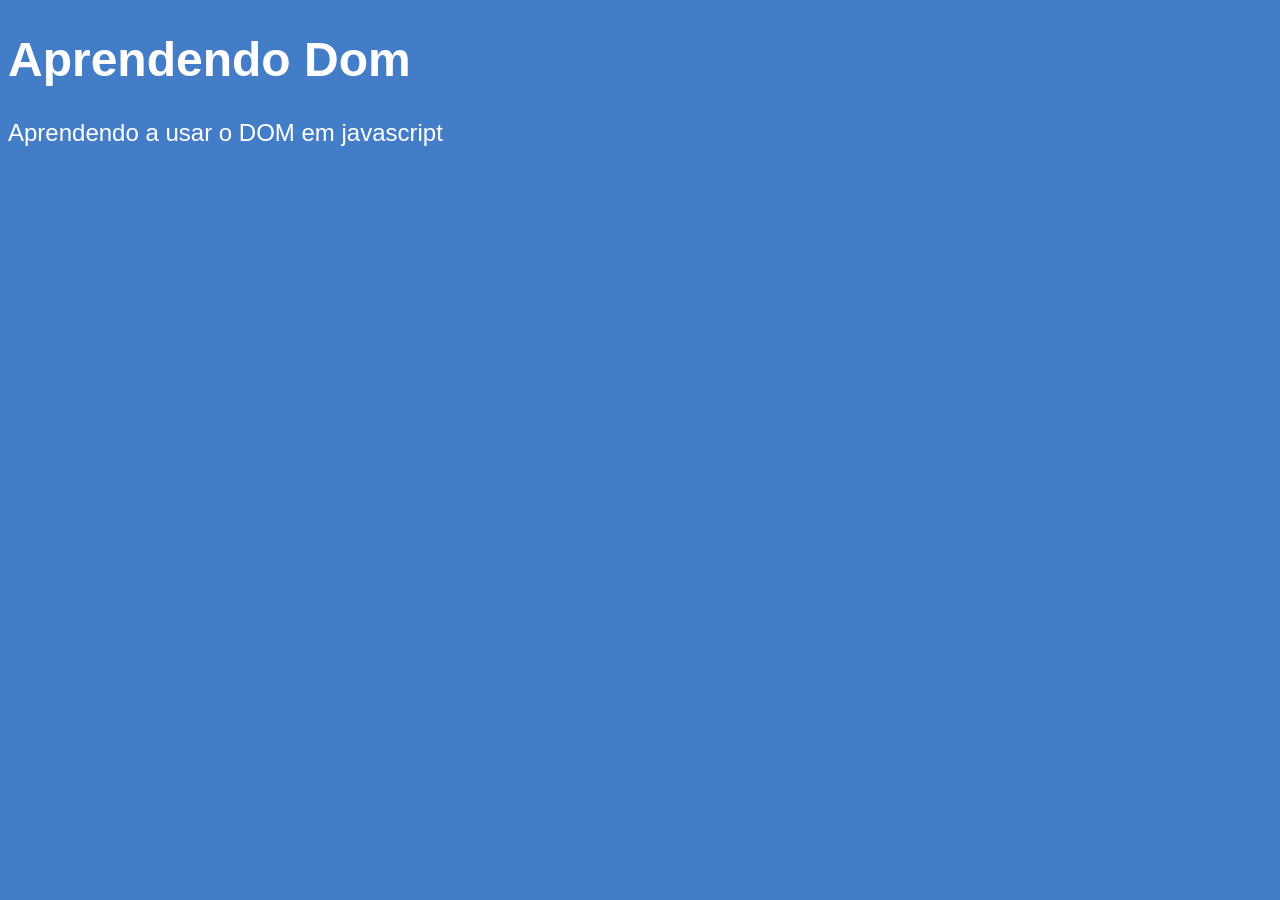
<file: 04- Introdução- Dom/index.html>
<!DOCTYPE html>
<html lang="pt-BR">
<head>
    <meta charset="UTF-8">
    <meta name="viewport" content="width=device-width, initial-scale=1.0">
    <title> Introdução Dom </title>
    <style>
       body{
           background-color: #447dc7;
           color: #fff; 
           font: normal 18pt arial;
           
        }
    </style>
</head>
<body>

    <h1 id="titulo">Aprendendo Dom</h1>
    <p class="paragrafo">Aprendendo a usar o DOM em javascript</p>

    <script>
     let titulo = document.getElementById('titulo')
     let paragrafo = document.getElementsByClassName('paragrafo')[0]

    //  querySelector 
    let TituloQuery = document.querySelector('.paragrafo')
    let ParagrafoQuery = document.querySelector('.paragrafo')

    // comando de saida
     console.log(titulo)
     console.log(paragrafo)
    </script>
</body>
</html>
</file>
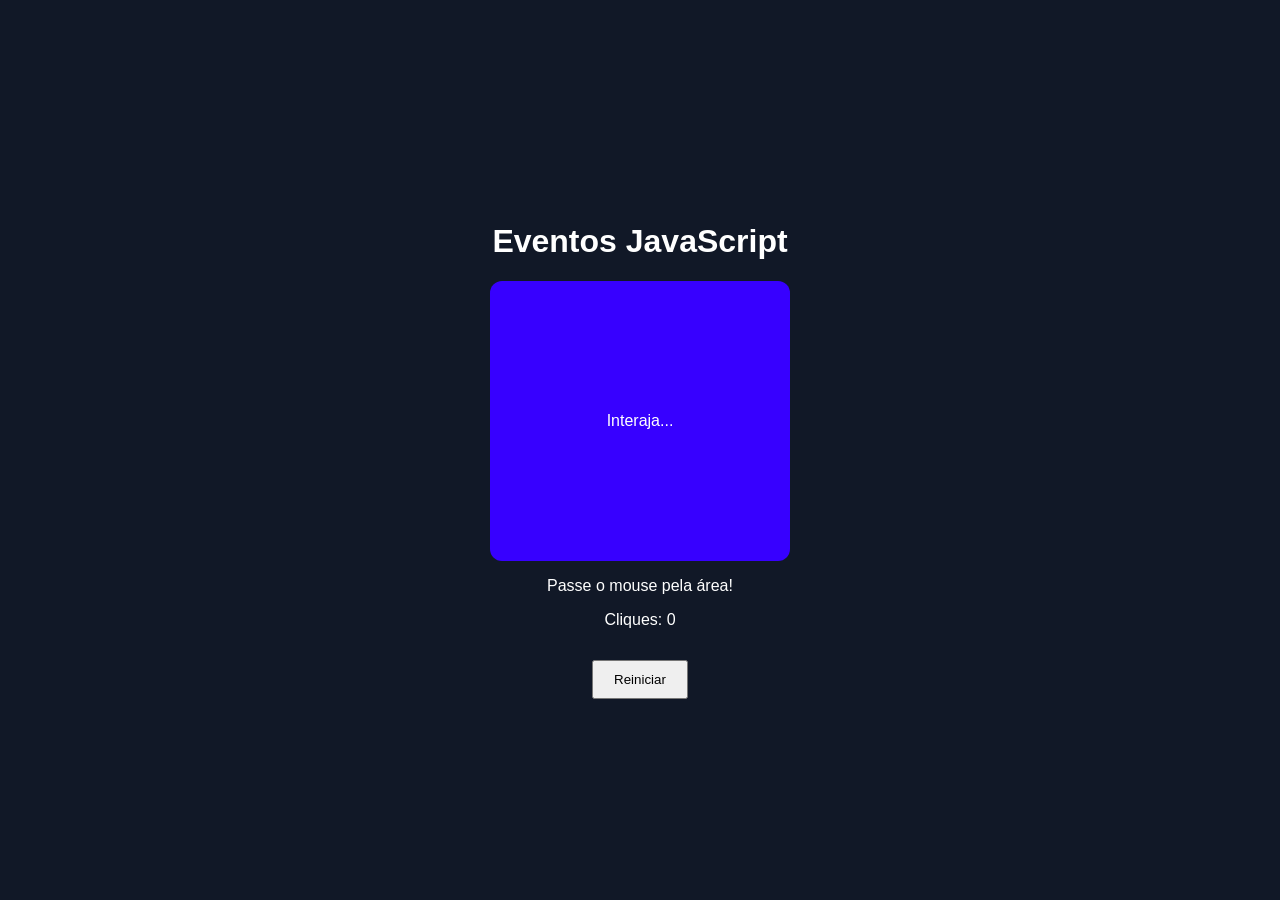
<file: 05-Eventos-Dom/index.html>
<!DOCTYPE html>
<html lang="pt-BR">
<head>
    <meta charset="UTF-8">
    <meta name="viewport" content="width=device-width, initial-scale=1.0">
    <link rel="stylesheet" href="style.css">
    <title>Eventos</title>

    <style>
        body {
            min-height: 100vh;
            margin: 0;
            display: flex;
            justify-content: center;
            align-items: center;
            background-color: #111827;
            color: white;
            font-family: Arial, sans-serif;
        }

        #painel {
            text-align: center;
        }

        #area {
            background-color: #3700ff;
            color: #fff;
            width: 300px;
            height: 280px;
            display: flex;
            justify-content: center;
            align-items: center;
            cursor: pointer;
            border-radius: 12px;
        }

        button {
            margin-top: 15px;
            padding: 10px 20px;
            cursor: pointer;
        }
    </style>
</head>

<body>

    <main id="painel">
        <h1>Eventos JavaScript</h1>

        <div id="area">Interaja...</div>

        <p id="mensagem">Passe o mouse pela área!</p>
        <p id="contador">Cliques: 0</p>

        <button id="reiniciar">Reiniciar</button>
    </main>

    <script>
        let area = document.querySelector("#area");
        let mensagem = document.querySelector("#mensagem");
        let contador = document.querySelector("#contador");
        let reiniciar = document.querySelector("#reiniciar");

        let cliques = 0;

        area.addEventListener("mouseenter", entrar);
        area.addEventListener("mouseleave", sair);
        area.addEventListener("click", clicar);
        reiniciar.addEventListener("click", resetar);

        function clicar() {
          cliques = cliques + 1;

            area.innerText = "Você clicou!";
            area.style.backgroundColor = "blue";

            contador.innerText = "Cliques: " + cliques;
            mensagem.innerText = "Continue clicando!";

          if (cliques === 10) {
             mensagem.textContent =
               "Parabéns, você chegou a 10 cliques!";

             area.style.backgroundColor = "green";
          area.innerText = "Você venceu!";
    }
}


        function entrar() {
            area.innerText = "Você entrou!";
            area.style.backgroundColor = "red";
            mensagem.innerText = "Mouse dentro da área.";
        }

        function sair() {
            area.innerText = "Interaja...";
            area.style.backgroundColor = "#3514ad";
            mensagem.innerText = "Mouse fora da área.";
        }

        if (cliques === 10) {
            document.getElementById("mensagem").textContent = "Parabéns, você chegou a 10 cliques"
        }

        function resetar() {
            cliques = 0;

            area.innerText = "Interaja...";
            area.style.backgroundColor = "#3700ff";

            contador.innerText = "Cliques: 0";
            mensagem.innerText = "Experiência reiniciada!";
        }
    </script>

</body>
</html>
</file>
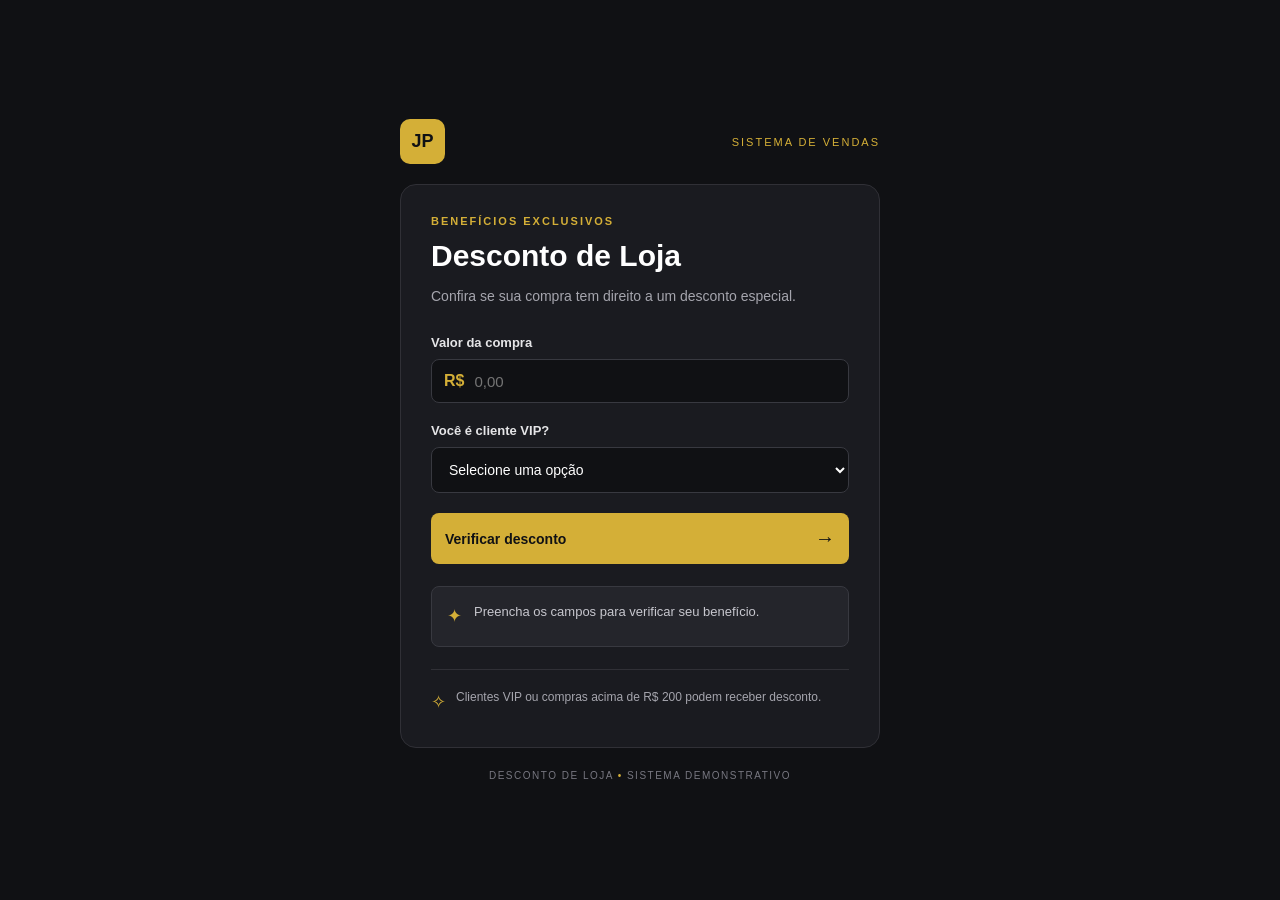
<file: 06- Condicionais/index.html>
<!DOCTYPE html>
<html lang="pt-BR">

<head>
    <meta charset="UTF-8">
    <meta name="viewport" content="width=device-width, initial-scale=1.0">

    <meta name="theme-color" content="#101114">
    <meta name="description" content="Verifique sua elegibilidade para descontos.">

    <title>Desconto de Loja</title>

    <link rel="stylesheet" href="style.css">
    <script src="exemplo01.js" defer></script>
</head>

<body>

    <main class="container">

        <header class="cabecalho">
            <div class="logo">JP</div>
            <span class="etiqueta">SISTEMA DE VENDAS</span>
        </header>

        <section class="cartao">

            <p class="subtitulo">BENEFÍCIOS EXCLUSIVOS</p>

            <h1>Desconto de Loja</h1>

            <p class="descricao">
                Confira se sua compra tem direito a um desconto especial.
            </p>

            <form id="formulario">

                <div class="campo">
                    <label for="valor">Valor da compra</label>

                    <div class="campo-valor">
                        <span>R$</span>
                        <input
                            type="number"
                            id="valor"
                            placeholder="0,00"
                            min="0"
                            step="0.01"
                            required
                        >
                    </div>
                </div>

                <div class="campo">
                    <label for="vip">Você é cliente VIP?</label>

                    <select id="vip" required>
                        <option value="">Selecione uma opção</option>
                        <option value="sim">Sim, sou VIP</option>
                        <option value="nao">Não sou VIP</option>
                    </select>
                </div>

                <button type="submit">
                    Verificar desconto
                    <span>→</span>
                </button>

            </form>

            <div id="resposta" class="resposta" aria-live="polite">
                <span class="icone">✦</span>
                <p>Preencha os campos para verificar seu benefício.</p>
            </div>

            <div class="regra">
                <span>✧</span>
                <p>
                    Clientes VIP ou compras acima de R$ 200
                    podem receber desconto.
                </p>
            </div>

        </section>

        <footer>
            <p>DESCONTO DE LOJA <span>•</span> SISTEMA DEMONSTRATIVO</p>
        </footer>

    </main>

</body>
</html>
</file>
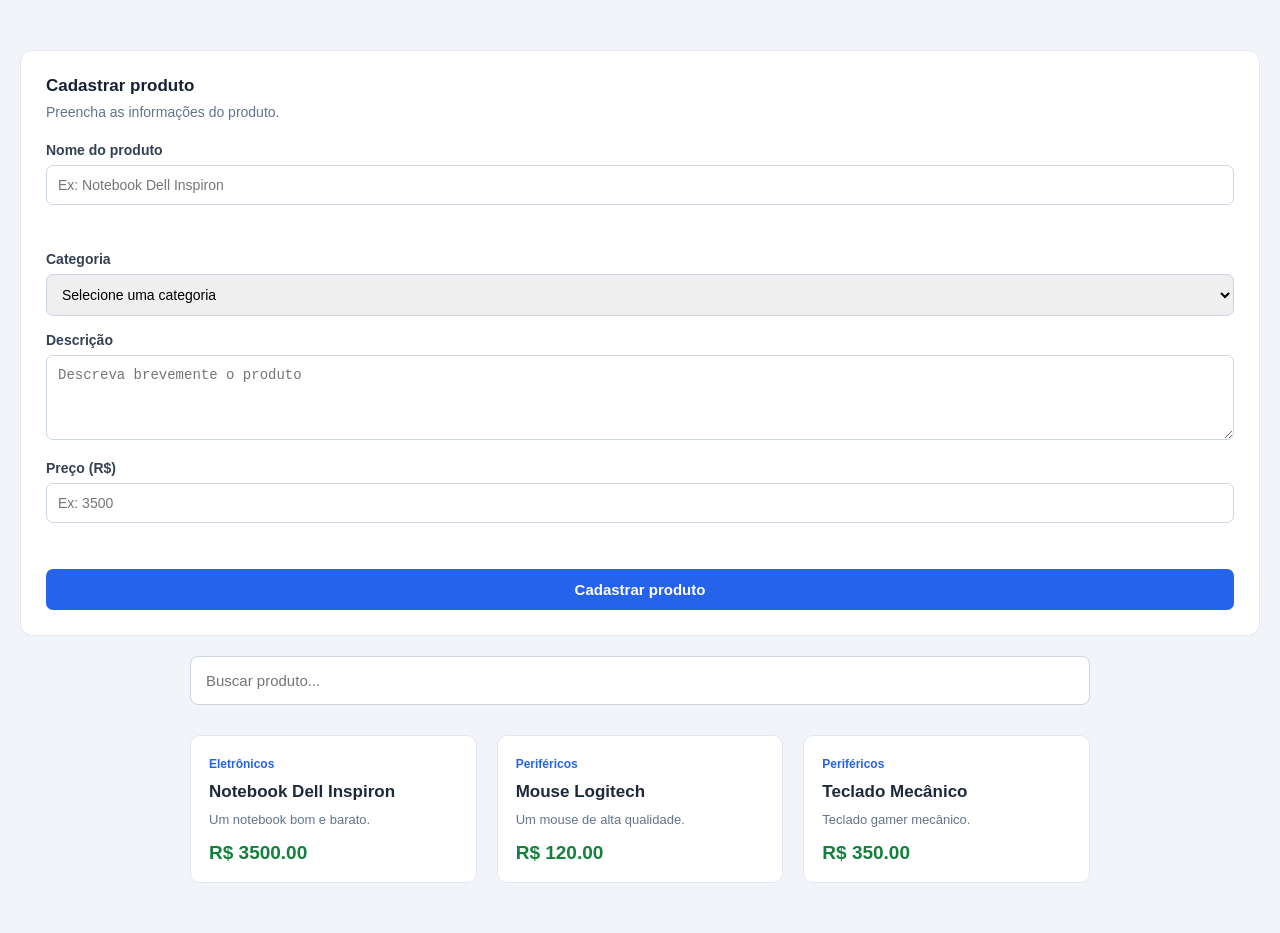
<file: 14- Projeto Final/index.html>
<!DOCTYPE html>
<html lang="pt-BR">
<head>
  <meta charset="UTF-8">
  <meta name="viewport" content="width=device-width, initial-scale=1.0">
  <link rel="stylesheet" href="style.css">
  <title>Document</title>
</head>
<body>
  
<form id="form-produto">
  <h2>Cadastrar produto</h2>
  <p>Preencha as informações do produto.</p>

  <div class="campo">
    <label for="nome">Nome do produto</label>
    <input type="text" id="nomeProduto" placeholder="Ex: Notebook Dell Inspiron">
  </div>

  <div class="campo">
    <label for="categoria">Categoria</label>
    <select id="categoria">
      <option value="">Selecione uma categoria</option>
      <option value="Eletrônicos">Eletrônicos</option>
      <option value="Periféricos">Periféricos</option>
      <option value="Acessórios">Acessórios</option>
    </select>
  </div>

  <div class="campo">
    <label for="descricao">Descrição</label>
    <textarea id="descricao" placeholder="Descreva brevemente o produto"></textarea>
  </div>

  <div class="campo">
    <label for="preco">Preço (R$)</label>
    <input type="number" id="preco" placeholder="Ex: 3500">
  </div>

  <button type="submit">Cadastrar produto</button>
</form>

<main class="container">
    <h1>Catálogo de Produtos</h1>
   

    <input type="text" id="busca" placeholder="Buscar produto...">

    <ul id="lista-produtos">
    </ul>

    <h1>Produto nao encontrado</h1>
</main>
    <script src="script.js"></script>
</body>
</html>
</file>
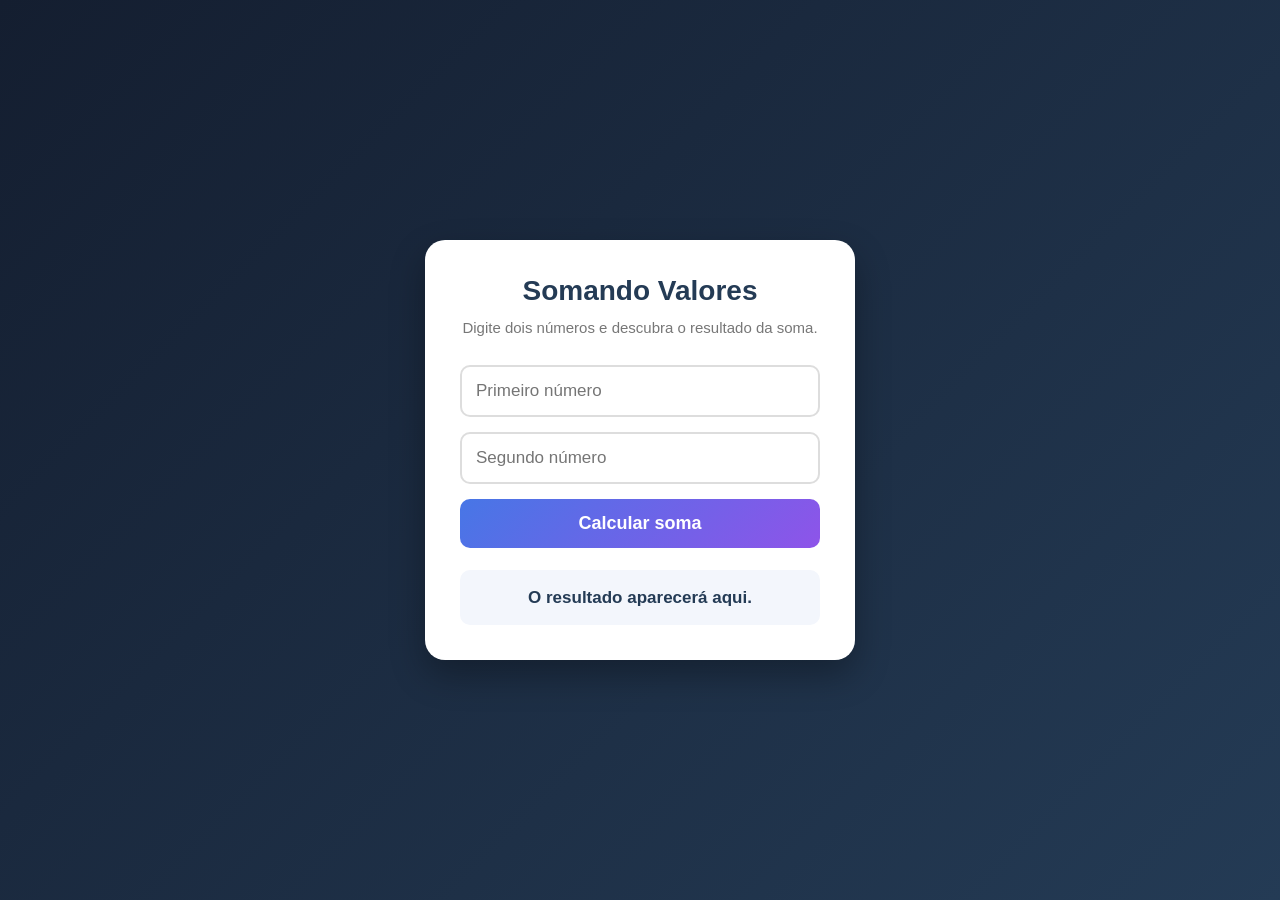
<file: 05-Eventos-Dom/index2.html>
<!DOCTYPE html>
<html lang="pt-BR">
<head>
    <meta charset="UTF-8">
    <meta name="viewport" content="width=device-width, initial-scale=1.0">
    <title>Somando Valores</title>

    <style>
        * {
            margin: 0;
            padding: 0;
            box-sizing: border-box;
        }

        body {
            font-family: Arial, sans-serif;
            min-height: 100vh;
            display: flex;
            justify-content: center;
            align-items: center;
            padding: 20px;
            background: linear-gradient(135deg, #141e30, #243b55);
        }

        .container {
            background-color: white;
            width: 100%;
            max-width: 430px;
            padding: 35px;
            border-radius: 20px;
            box-shadow: 0 15px 35px rgba(0, 0, 0, 0.3);
            text-align: center;
        }

        h1 {
            color: #243b55;
            font-size: 28px;
            margin-bottom: 10px;
        }

        .descricao {
            color: #777;
            font-size: 15px;
            line-height: 1.5;
            margin-bottom: 25px;
        }

        input {
            width: 100%;
            padding: 14px;
            margin-bottom: 15px;
            border: 2px solid #ddd;
            border-radius: 10px;
            font-size: 17px;
            outline: none;
            transition: 0.3s;
        }

        input:focus {
            border-color: #4776e6;
            box-shadow: 0 0 8px rgba(71, 118, 230, 0.2);
        }

        button {
            width: 100%;
            padding: 14px;
            border: none;
            border-radius: 10px;
            background: linear-gradient(135deg, #4776e6, #8e54e9);
            color: white;
            font-size: 18px;
            font-weight: bold;
            cursor: pointer;
            transition: 0.3s;
        }

        button:hover {
            transform: translateY(-3px);
            box-shadow: 0 8px 18px rgba(71, 118, 230, 0.35);
        }

        button:active {
            transform: scale(0.98);
        }

        #res {
            margin-top: 22px;
            padding: 15px;
            min-height: 50px;
            display: flex;
            justify-content: center;
            align-items: center;
            background-color: #f3f6fc;
            border-radius: 10px;
            color: #243b55;
            font-size: 17px;
            font-weight: bold;
            line-height: 1.5;
            overflow-wrap: anywhere;
        }

        @media (max-width: 400px) {
            .container {
                padding: 24px;
            }

            h1 {
                font-size: 24px;
            }
        }
    </style>
</head>

<body>

    <main class="container">

        <h1>Somando Valores</h1>

        <p class="descricao">
            Digite dois números e descubra o resultado da soma.
        </p>

        <input
            type="number"
            id="numero1"
            step="any"
            placeholder="Primeiro número"
        >

        <input
            type="number"
            id="numero2"
            step="any"
            placeholder="Segundo número"
        >

        <button id="botao">Calcular soma</button>

        <div id="res" aria-live="polite">
            O resultado aparecerá aqui.
        </div>

    </main>

    <script>
        let numero1 = document.querySelector("#numero1");
        let numero2 = document.querySelector("#numero2");
        let botao = document.querySelector("#botao");
        let res = document.querySelector("#res");

        botao.addEventListener("click", somar);

        function somar() {

            if (numero1.value === "" || numero2.value === "") {
                res.innerText = "Preencha os dois números!";
                res.style.color = "red";
                return;
            }

            let n1 = Number(numero1.value);
            let n2 = Number(numero2.value);

            let resultado = n1 + n2;

            res.innerText = n1 + " + " + n2 + " = " + resultado;

            if (resultado > 100.) {
                res.innerText +=
                    " — Excelente! O resultado passou de 100!";
                res.style.color = "green";
            } else {
                res.style.color = "blue";
            }
        }
    </script>

</body>
</html>
</file>
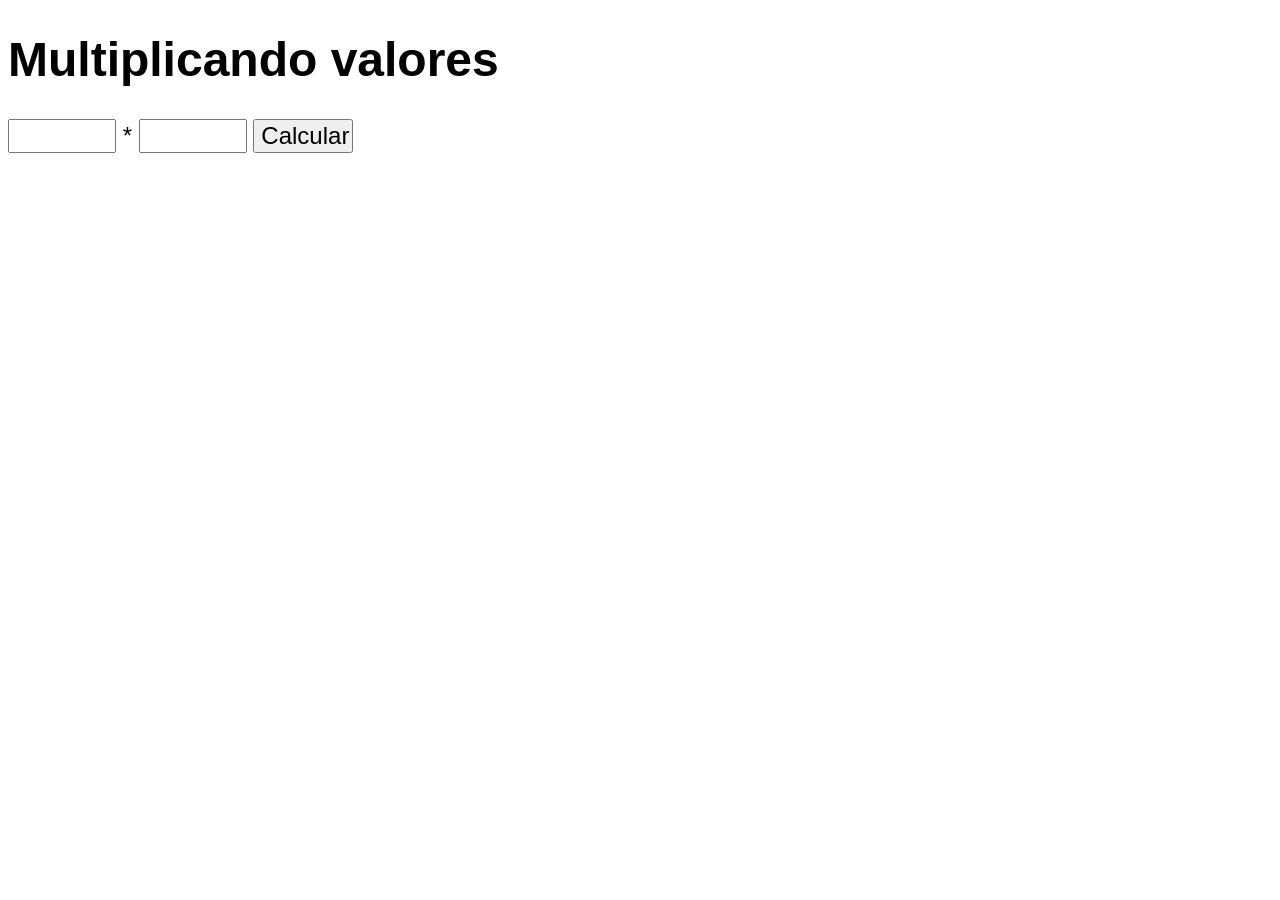
<file: 05-Eventos-Dom/index3.html>
<!DOCTYPE html>
<html lang="pt-BR">
<head>
    <meta charset="UTF-8">
    <meta name="viewport" content="width=device-width, initial-scale=1.0">
    <title>Document</title>
    <style>
        body{
            font: normal 18pt Arial;
        }
        input, button {
            font: normal 18pt Arial;
            width: 100px;
        }
        #resposta {
            margin-top: 20px;
        }
    </style>
</head>

<body>
    <h1>Multiplicando valores</h1>
    <input type="number"id="numero1"> *
    <input type="nunber"id="numero2">
    <button id="multiplicar">Calcular</button>
    <div id="resposta"></div>

    <script>

        let n1 = document.querySelector("#numero1")
        let n2 = document.querySelector("#numero2")
        let botaomultiplicar = document.querySelector("#multiplicar")
        let resposta = document.querySelector("#resposta")

        function multiplicar() {
            let n1Convertido = Number(n1.value)
            let n2Convertido = Number(n2.value)

            let Resultado = n1Convertido * n2Convertido
            resposta.innerText = Resultado

        }
        
        
        botaomultiplicar.addEventListener("click", multiplicar)
    </script>
    
</body>
</html>
</file>
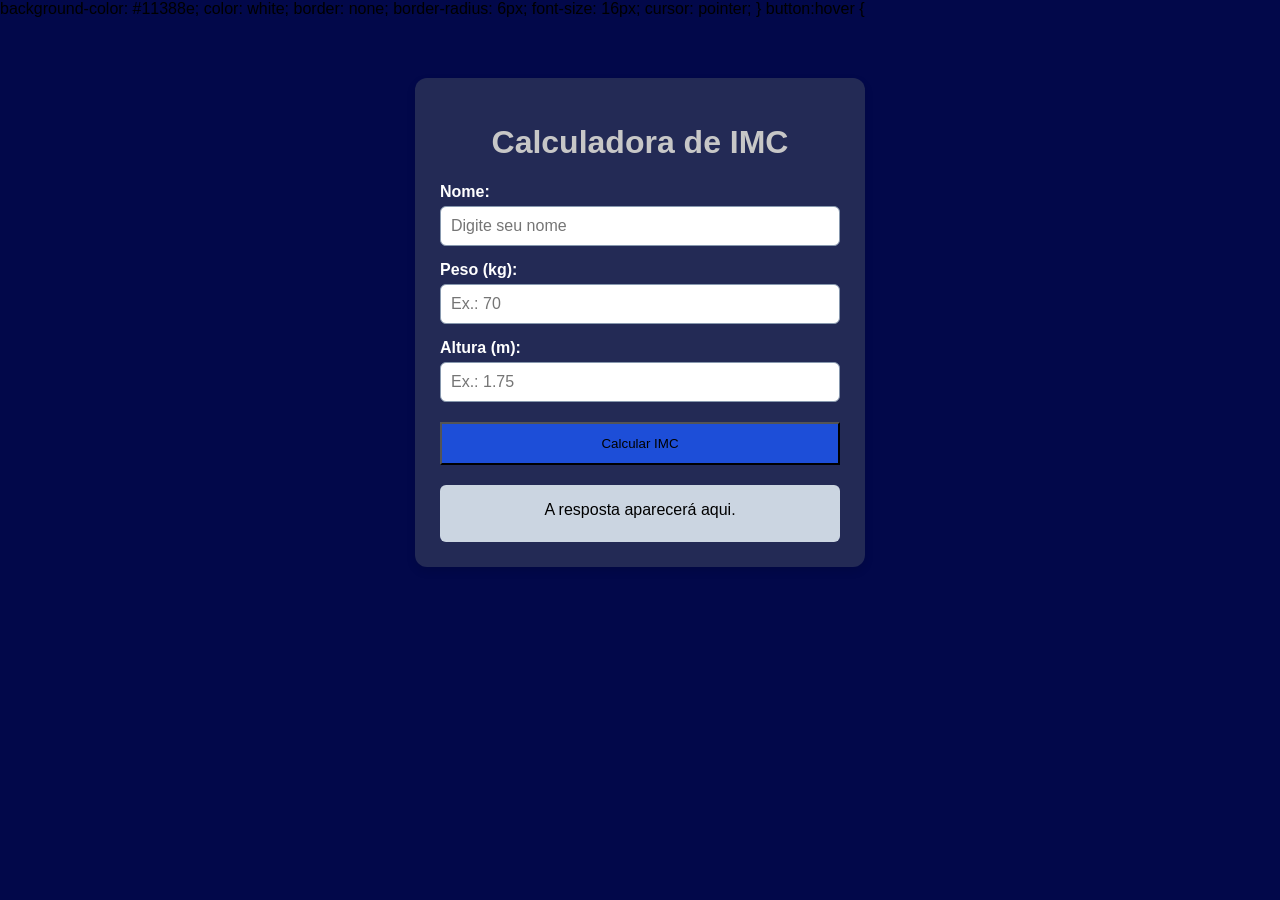
<file: 06- Condicionais/index2.html>
<!DOCTYPE html>
<html lang="pt-BR">
<head>
<meta charset="UTF-8">
<meta name="viewport" content="width=device-width, initial-scale=1.0">
<title>Calculadora de IMC</title>

<style>
    body {
        font-family: Arial, sans-serif;
        background-color: #02084a;
        margin: 0;
        padding: 0;
    }

    .container {
        background-color: rgba(96, 103, 105, 0.356);
        width: 90%;
        max-width: 400px;
        margin: 60px auto;
        padding: 25px;
        border-radius: 12px;
        box-shadow: 0 4px 10px rgba(0, 0, 0, 0.1);
    }

    h1 {
        text-align: center;
        color: #c7c7c7;
    }

    label {
        display: block;
        margin-top: 15px;
        margin-bottom: 5px;
        font-weight: bold;
        color: white;
    }

    input {
        width: 100%;
        padding: 10px;
        border: 1px solid #8798ae;
        border-radius: 6px;
        font-size: 16px;
        box-sizing: border-box;
    }

    button {
        width: 100%;
        margin-top: 20px;
        padding: 12px;
        background-color: #1d4ed8;
    }

    .resposta {
        margin-top: 20px;
        padding: 15px;
        background-color: #cbd5e1;
        border: 1px dashed #cbd5e1;
        border-radius: 6px;
        text-align: center;
        min-height: 25px;
    }
</style>      background-color: #11388e;
        color: white;
        border: none;
        border-radius: 6px;
        font-size: 16px;
        cursor: pointer;
    }

    button:hover {
  


</head>
<body>


<div class="container">
    <h1>Calculadora de IMC</h1>

    <label>Nome:</label>
    <input type="text" placeholder="Digite seu nome">

    <label>Peso (kg):</label>
    <input type="number" placeholder="Ex.: 70">

    <label>Altura (m):</label>
    <input type="number" step="0.01" placeholder="Ex.: 1.75">

    <button type="button">Calcular IMC</button>

    <div class="resposta">
        A resposta aparecerá aqui.
    </div>
</div>

<script>
    // aqui comeca o codigo
   
   let nome = document.querySelector("input[type='text']");
   let peso = document.querySelectorAll("input[type='number']")[0];
   let altura = document.querySelectorAll("input[type='number']")[1];
   let botao = document.querySelector("button");
   let resposta = document.querySelector(".resposta");

   botao.addEventListener("click" , function() { 

     let nomeUsuario = nome.value;
     let alturaUsuario = Number(altura.value);
     let pesoUsuario = Number(peso.value);


   if (nomeUsuario === "" || pesoUsuario <= 0 || alturaUsuario <= 0) {
        resposta.innerHTML = "Preencha todos os campos corretamente.";
    } else {

        let imc = pesoUsuario / (alturaUsuario * alturaUsuario);

        let classificacao = "";

        if (imc < 18.5) {
            classificacao = "Abaixo do peso normal";
        } else if (imc < 25) {
            classificacao = "Peso normal";
        } else if (imc < 30) {
            classificacao = "Excesso de peso";
        } else if (imc < 35) {
            classificacao = "Obesidade classe I";
        } else if (imc < 40) {
            classificacao = "Obesidade classe II";
        } else {
            classificacao = "Obesidade classe III";
        }

         resposta.innerHTML = `
            Olá, ${nomeUsuario}!<br><br>
            Seu IMC é: ${imc.toFixed(2)}<br>
            Classificação: ${classificacao}
        `;
    }

});
     
</script>

</body>
</html>
</file>
<file: 05-Eventos-Dom/style.css>
body {
    display: flex;
    justify-content: center;
    align-items: center;
    height: 100vh;
    margin: 0;
}
</file>
<file: 06- Condicionais/style.css>
/* Configuração geral */

*{ 
    margin: 0;
    padding: 0;
    box-sizing: border-box;
}

body {
    min-height: 100vh;
    display: flex;
    justify-content: center;
    align-items: center;
    padding: 25px;

    font-family: Arial, Helvetica, sans-serif;
    background-color: #101114;
    color: #ffffff;
}

/* Container principal */

.container {
    width: 100%;
    max-width: 480px;
}

/* Cabecalho */

.cabecalho {
    display: flex;
    justify-content: space-between;
    align-items: center;
    margin-bottom: 20px;
}

.logo {
    width: 45px;
    height: 45px;

    display: flex;
    justify-content: center;
    align-items: center;

    background-color: #d4af37;
    color: #101114;

    font-size: 18px;
    font-weight: bold;
    border-radius: 10px;
}

.etiqueta {
    color: #d4af37;
    font-size: 11px;
    letter-spacing: 2px;
}

/* Cartao */

.cartao {
    width: 100%;
    padding: 30px;

    background-color: #1a1b20;
    border: 1px solid #303036;
    border-radius: 16px;
}

/* Tituls e Textos */

.subtitulo { 
    margin-bottom: 12px;

     color: #d4af37;
    font-size: 11px;
    font-weight: bold;
    letter-spacing: 2px;
}

h1 {
    margin-bottom: 12px;
    font-size: 30px;
    color: #ffffff;
}

.descricao {
    margin-bottom: 28px;

    color: #a5a5ad;
    font-size: 14px;
    line-height: 1.6;
}

/* Campos do formulario */

.campo {
    margin-bottom: 20px;
}

.campo label {
    display: block;
    margin-bottom: 9px;

    color: #e5e5e7;
    font-size: 13px;
    font-weight: bold;
}

/* Campo de valor */

.campo-valor {
    display: flex;
    align-items: center;
    gap: 10px;

    padding: 12px;
    background-color: #101114;
    border: 1px solid #383940;
    border-radius: 8px;

    transition: border-color 0.2s;
}

.campo-valor:focus-within {
    border-color: #d4af37;
}

.campo-valor span {
    color: #d4af37;
    font-weight: bold;
}

.campo-valor input {
    width: 100%;
    min-width: 0;

    background-color: transparent;
    color: #ffffff;

    border: none;
    outline: none;

    font-size: 15px;
}

/* Campo Vip */

.campo select {
    width: 100%;
    padding: 13px;

    background-color: #101114;
    color: #ffffff;

    border: 1px solid #383940;
    border-radius: 8px;

    font-size: 14px;
    outline: none;
    cursor: pointer;
}

.campo select:focus {
    border-color: #d4af37;
}

/* Botao */

button {
    width: 100%;
    padding: 14px;

    display: flex;
    justify-content: space-between;
    align-items: center;

    background-color: #d4af37;
    color: #101114;

    border: none;
    border-radius: 8px;

    font-size: 14px;
    font-weight: bold;

    cursor: pointer;
    transition: background-color 0.2s;
}

button:hover {
    background-color: #f0cf62;
}

button span {
    font-size: 20px;
}

/* resposta do Java Script */

.resposta {
    display: flex;
    align-items: flex-start;
    gap: 12px;

    margin-top: 22px;
    padding: 15px;

    background-color: #24252b;
    border: 1px solid #383940;
    border-radius: 8px;

    color: #c7c7ce;
    font-size: 13px;
    line-height: 1.6;
}

.icone {
    color: #d4af37;
    font-size: 18px;
}

/* Estados da resposta */

.resposta.sucesso {
    background-color: #18271e;
    border-color: #34784c;
    color: #a5e5b7;
}

.resposta.erro {
    background-color: #301b1b;
    border-color: #8b3a3a;
    color: #ffb1b1;
}

/* Regra de desconto */

.regra {
    display: flex;
    align-items: flex-start;
    gap: 10px;

    margin-top: 22px;
    padding-top: 18px;

    border-top: 1px solid #303036;

    color: #a5a5ad;
    font-size: 12px;
    line-height: 1.6;
}

.regra span {
    color: #d4af37;
    font-size: 18px;
}

/* Rodape */

footer {
    margin-top: 22px;
    text-align: center;
}

footer p {
    color: #777780;
    font-size: 10px;
    letter-spacing: 1.5px;
}

footer span {
    color: #d4af37;
}

/* Telas pequenas */

@media (max-width: 480px) {
    body {
        padding: 15px;
        align-items: flex-start;
    }

    .cartao {
        padding: 22px;
    }

    h1 {
        font-size: 26px;
    }

    .etiqueta {
        font-size: 9px;
        letter-spacing: 1px;
    }
}
</file>
<file: 14- Projeto Final/style.css>
* {
    margin: 0;
    padding: 0;
    box-sizing: border-box;
}

body {
    font-family: Arial, sans-serif;
    background-color: #f1f5f9;
    color: #1e293b;
    padding: 50px 20px;
}

.container {
    max-width: 900px;
    margin: auto;
}

h1 {
    font-size: 30px;
    margin-bottom: 10px;
}

.container > p {
    color: #64748b;
    margin-bottom: 25px;
}

input {
    width: 100%;
    padding: 15px;
    border: 1px solid #cbd5e1;
    border-radius: 8px;
    font-size: 15px;
    outline: none;
    margin-bottom: 30px;
}

input:focus {
    border-color: #2563eb;
}

ul {
    list-style: none;
    display: grid;
    grid-template-columns: repeat(3, 1fr);
    gap: 20px;
}

.card-produto {
    background-color: white;
    border-radius: 10px;
    overflow: hidden;
    border: 1px solid #e2e8f0;
}

.card-produto img {
    width: 100%;
    height: 180px;
    object-fit: cover;
}

.informacoes {
    padding: 18px;
}

.categoria {
    color: #2563eb;
    font-size: 12px;
    font-weight: bold;
}

h2 {
    font-size: 17px;
    margin: 10px 0;
}

.informacoes p {
    font-size: 13px;
    color: #64748b;
    margin-bottom: 15px;
}

.informacoes strong {
    font-size: 19px;
    color: #15803d;
}
h1 {
    display: none;
}
@media (max-width: 650px) {
    ul {
        grid-template-columns: repeat(2, 1fr);
    }
}

@media (max-width: 450px) {
    ul {
        grid-template-columns: 1fr;
    }
}

form {
    margin-bottom: 20px;
}


#form-produto {
width: 100%;
  padding: 25px;
  background-color: #ffffff;
  border: 1px solid #e5e7eb;
  border-radius: 12px;
  font-family: Arial, sans-serif;
}

#form-produto h2 {
  margin: 0 0 8px;
  color: #172033;
}

#form-produto p {
  margin-bottom: 22px;
  color: #64748b;
  font-size: 14px;
}

.campo {
  margin-bottom: 16px;
}

.campo label {
  display: block;
  margin-bottom: 7px;
  color: #334155;
  font-size: 14px;
  font-weight: bold;
}

.campo input,
.campo select,
.campo textarea {
  width: 100%;
  padding: 11px;
  box-sizing: border-box;
  border: 1px solid #cbd5e1;
  border-radius: 7px;
  font-size: 14px;
  outline: none;
}

.campo input:focus,
.campo select:focus,
.campo textarea:focus {
  border-color: #2563eb;
}

.campo textarea {
  height: 85px;
  resize: vertical;
}

#form-produto button {
  width: 100%;
  padding: 12px;
  border: none;
  border-radius: 7px;
  background-color: #2563eb;
  color: white;
  font-size: 15px;
  font-weight: bold;
  cursor: pointer;
}

#form-produto button:hover {
  background-color: #1d4ed8;
}
</file>
